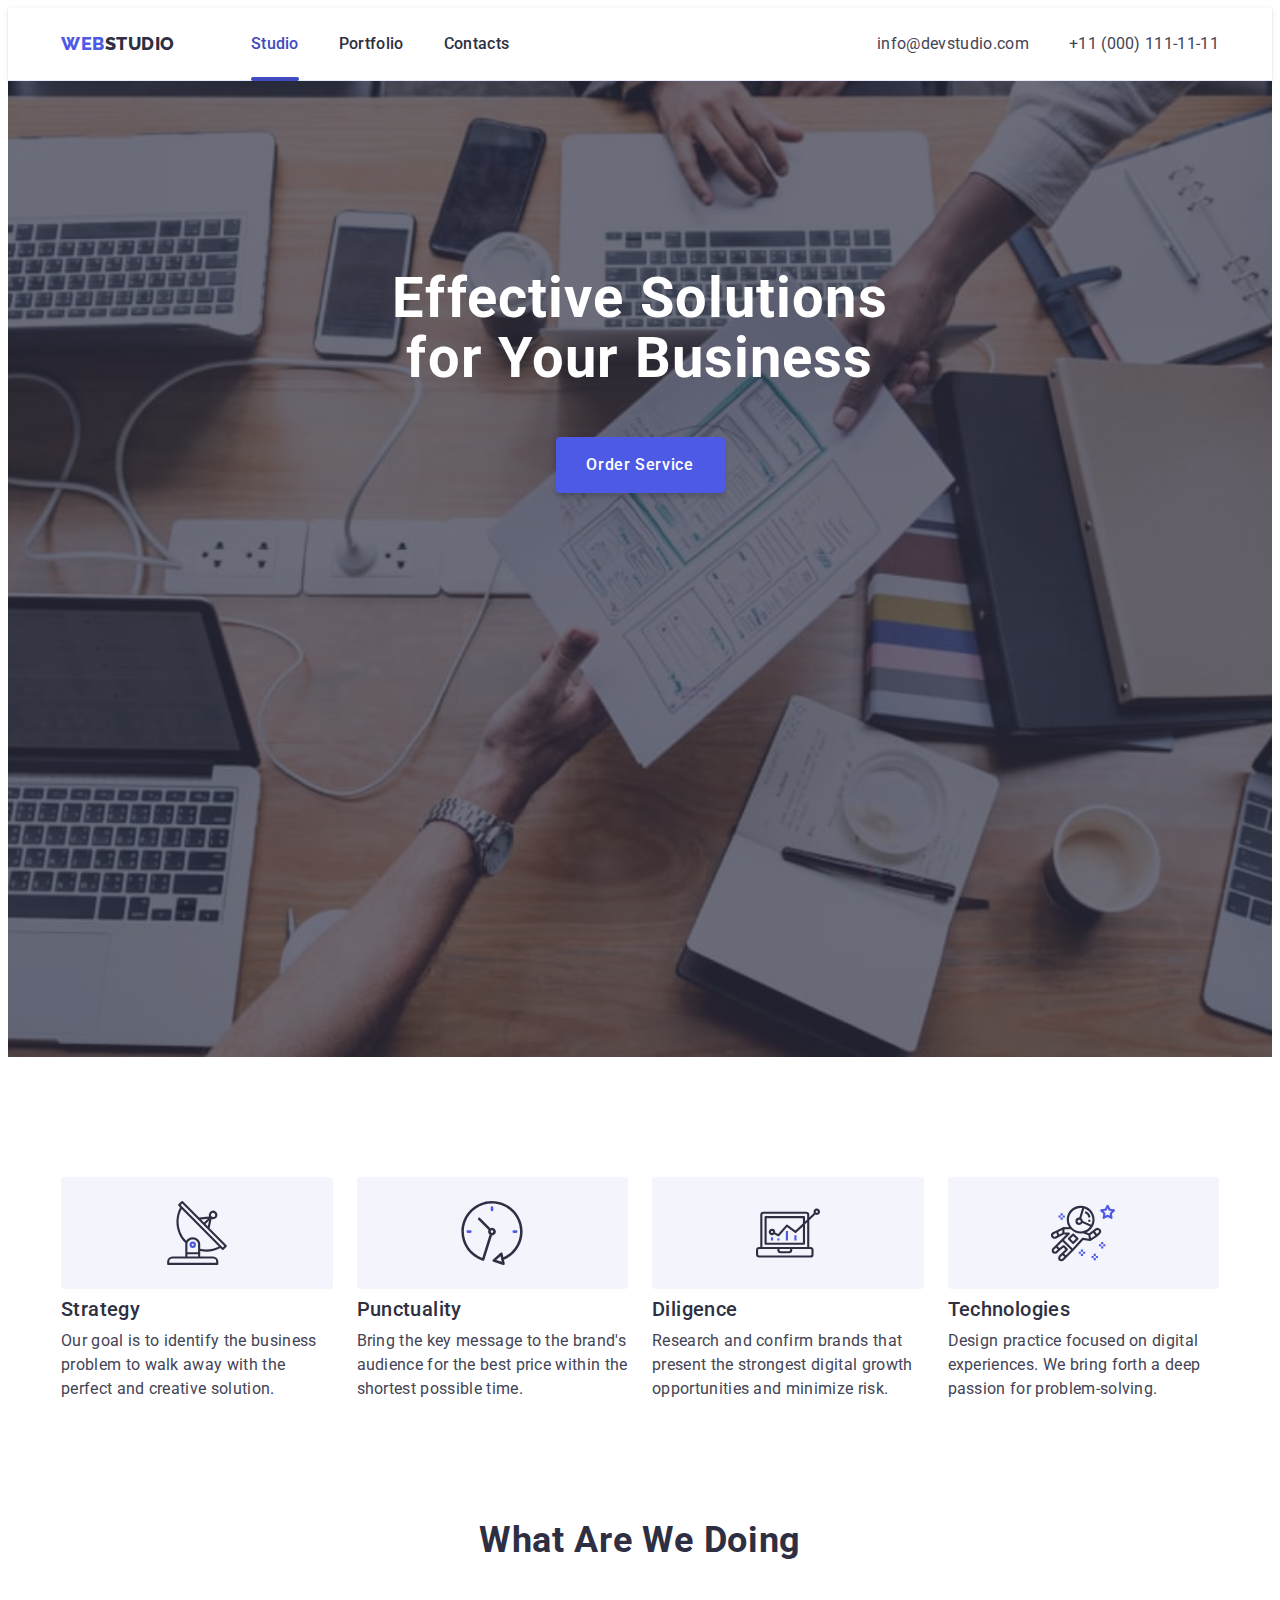
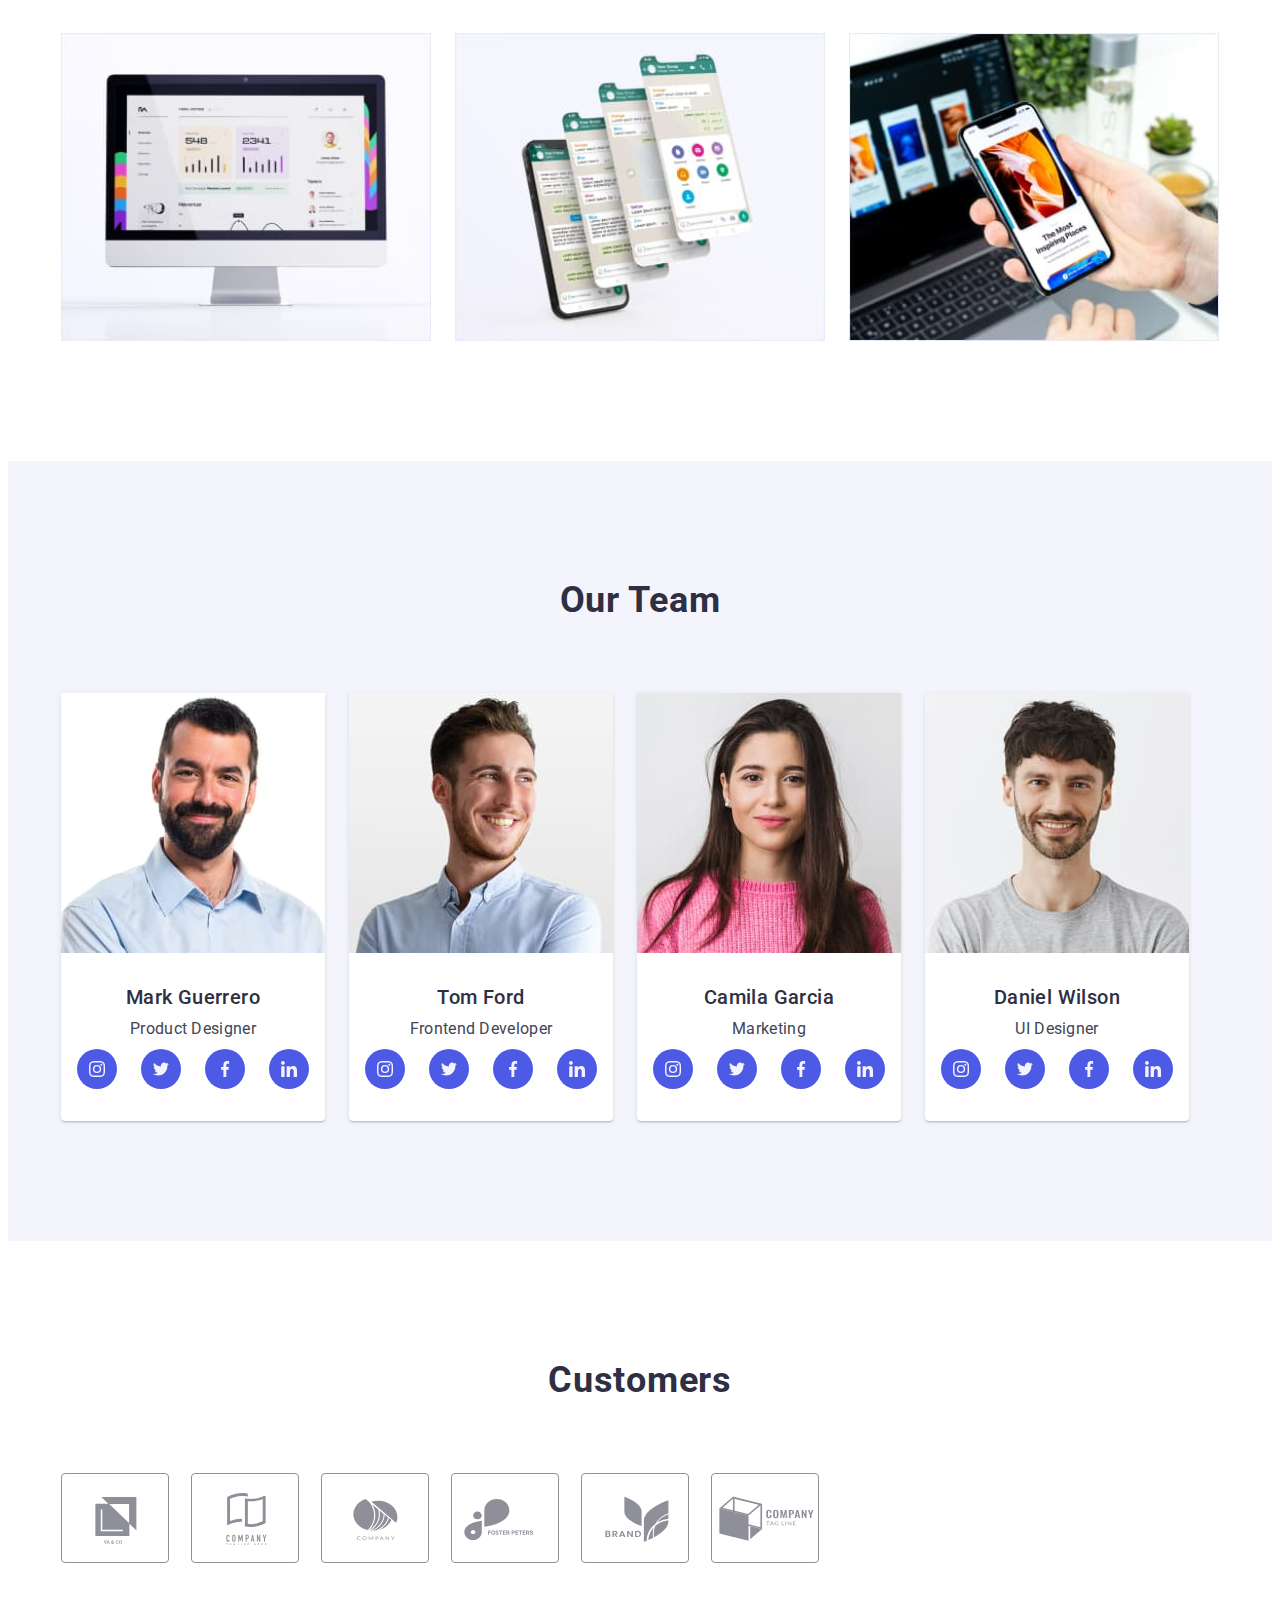
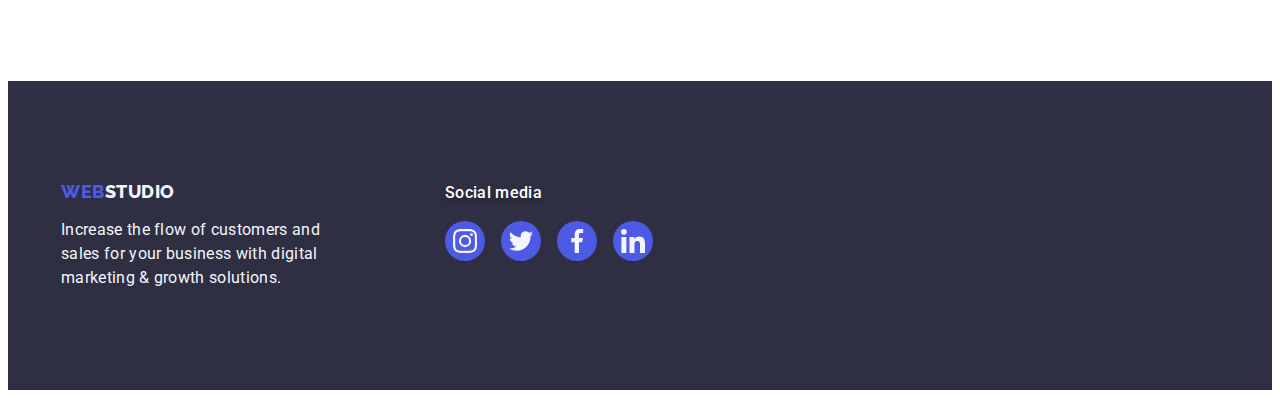
<file: index.html>
<!DOCTYPE html>
<html lang="en">

<head>
    <meta charset="UTF-8">
    <meta http-equiv="X-UA-Compatible" content="IE=edge">
    <meta name="viewport" content="width=device-width, initial-scale=1.0">
    <link rel="preconnect" href="https://fonts.googleapis.com">
    <link rel="preconnect" href="https://fonts.gstatic.com" crossorigin>
    <link href="https://fonts.googleapis.com/css2?family=Raleway:wght@800&family=Roboto:wght@400;500;700&display=swap"
        rel="stylesheet">
    <link rel="stylesheet" href="https://cdnjs.cloudflare.com/ajax/libs/modern-normalize/2.0.0/modern-normalize.min.css"
        integrity="sha512-4xo8blKMVCiXpTaLzQSLSw3KFOVPWhm/TRtuPVc4WG6kUgjH6J03IBuG7JZPkcWMxJ5huwaBpOpnwYElP/m6wg=="
        crossorigin="anonymous" referrerpolicy="no-referrer" />
    <link rel="stylesheet" href="./css/styles.css">
    <title>Main Page</title>
</head>

<body>
    <header class="header">
        <div class="container header-container">
            <nav class="header-navigation">
                <a class="header-logo-link link" href="./index.html">Web<span class="header-logo">Studio</span></a>
                <ul class="header-list list">
                    <li class="header-item"><a class="header-link current link" href="./index.html">Studio</a></li>
                    <li><a class="header-link link" href="./portfolio.html">Portfolio</a></li>
                    <li><a class="header-link link" href="">Contacts</a></li>
                </ul>
            </nav>
            <address class="address">
                <ul class="address-list list">
                    <li><a class="address-link link" href="mailto:info@devstudio.com">info@devstudio.com</a></li>
                    <li><a class="address-link link" href="tel:+110001111111">+11 (000) 111-11-11</a></li>
                </ul>
            </address>
        </div>
    </header>
    <main>
        <section class="hero">
            <div class="container">
                <h1 class="hero-title">Effective Solutions for Your Business</h1>
                <button class="hero-button" type="button" data-modal-open>Order Service</button>
            </div>
        </section>
        <section class="our-advantages-section">
            <div class="container">
                <!-- Cхований за допомогою CSS підзаголовок про наші переваги -->
                <h2 class="visually-hidden">Our advantages</h2>
                <ul class="our-advantages-list list">
                    <li class="advantages-list-item">
                        <div class="advantages-icon">
                            <svg width="64" height="64">
                                <use href="./images/icons.svg#icon-antenna"></use>
                            </svg>
                        </div>
                        <h3 class="subtitle">Strategy</h3>
                        <p class="text">Our goal is to identify the business
                            problem to walk away with the perfect and creative solution.</p>
                    </li>
                    <li class="advantages-list-item">
                        <div class="advantages-icon">
                            <svg width="64" height="64">
                                <use href="./images/icons.svg#icon-clock"></use>
                            </svg>
                        </div>
                        <h3 class="subtitle">Punctuality</h3>
                        <p class="text">Bring the key message to the brand's audience for the best price within
                            the shortest possible
                            time.</p>
                    </li>
                    <li class="advantages-list-item">
                        <div class="advantages-icon">
                            <svg width="64" height="64">
                                <use href="./images/icons.svg#icon-diagram"></use>
                            </svg>
                        </div>
                        <h3 class="subtitle">Diligence</h3>
                        <p class="text">Research and confirm brands that present the strongest digital growth
                            opportunities and minimize
                            risk.</p>
                    </li>
                    <li class="advantages-list-item">
                        <div class="advantages-icon">
                            <svg width="64" height="64">
                                <use href="./images/icons.svg#icon-astronaut"></use>
                            </svg>
                        </div>
                        <h3 class="subtitle">Technologies</h3>
                        <p class="text">Design practice focused on digital experiences. We bring forth a deep
                            passion for
                            problem-solving.</p>
                    </li>
                </ul>
            </div>
        </section>
        <section class="what-we-doing-section">
            <div class="container">
                <h2 class="title">What are we doing</h2>
                <ul class="what-we-doing-list list">
                    <li class="doing-list-item"><img src="./images/computer-img-1.jpg" alt="computer screen"
                            width="360"></li>
                    <li class="doing-list-item"><img src="./images/smartphone-img-2.jpg" alt="smartphone screen"
                            width="360">
                    </li>
                    <li class="doing-list-item"><img src="./images/laptop-img-3.jpg" alt="smartphone and laptop"
                            width="360"></li>
                </ul>
            </div>
        </section>
        <section class="team-section">
            <div class="container">
                <h2 class="title">Our Team</h2>
                <ul class="team-list list">
                    <li class="team-member">
                        <img src="./images/photo-img-1.jpg" alt="photo-1" width="264">
                        <div class="card-description">
                            <h3 class="subtitle member">Mark Guerrero</h3>
                            <p class="text member">Product Designer</p>
                            <ul class="member-soc-list list">
                                <li class="member-soc-item">
                                    <a href="" class="member-soc-link link" target="_blank" rel="noopener noreferrer">
                                        <svg class="member-soc-icon" width="16" height="16">
                                            <use href="./images/icons.svg#icon-instagram"></use>
                                        </svg>
                                    </a>

                                </li>
                                <li class="member-soc-item">
                                    <a href="" class="member-soc-link link" target="_blank" rel="noopener noreferrer">
                                        <svg class="member-soc-icon" width="16" height="16">
                                            <use href="./images/icons.svg#icon-twitter"></use>
                                        </svg>
                                    </a>

                                </li>
                                <li class="member-soc-item">
                                    <a href="" class="member-soc-link link" target="_blank" rel="noopener noreferrer">
                                        <svg class="member-soc-icon" width="16" height="16">
                                            <use href="./images/icons.svg#icon-facebook"></use>
                                        </svg>
                                    </a>

                                </li>
                                <li class="member-soc-item">
                                    <a href="" class="member-soc-link link" target="_blank" rel="noopener noreferrer">
                                        <svg class="member-soc-icon" width="16" height="16">
                                            <use href="./images/icons.svg#icon-linkedin"></use>
                                        </svg>
                                    </a>
                                </li>
                            </ul>
                        </div>
                    </li>
                    <li class="team-member">
                        <img src="./images/photo-img-2.jpg" alt="photo-2" width="264">
                        <div class="card-description">
                            <h3 class="subtitle member">Tom Ford</h3>
                            <p class="text member">Frontend Developer</p>
                            <ul class="member-soc-list list">
                                <li class="member-soc-item">
                                    <a href="" class="member-soc-link link" target="_blank" rel="noopener noreferrer">
                                        <svg class="member-soc-icon" width="16" height="16">
                                            <use href="./images/icons.svg#icon-instagram"></use>
                                        </svg>
                                    </a>

                                </li>
                                <li class="member-soc-item">
                                    <a href="" class="member-soc-link link" target="_blank" rel="noopener noreferrer">
                                        <svg class="member-soc-icon" width="16" height="16">
                                            <use href="./images/icons.svg#icon-twitter"></use>
                                        </svg>
                                    </a>

                                </li>
                                <li class="member-soc-item">
                                    <a href="" class="member-soc-link link" target="_blank" rel="noopener noreferrer">
                                        <svg class="member-soc-icon" width="16" height="16">
                                            <use href="./images/icons.svg#icon-facebook"></use>
                                        </svg>
                                    </a>

                                </li>
                                <li class="member-soc-item">
                                    <a href="" class="member-soc-link link" target="_blank" rel="noopener noreferrer">
                                        <svg class="member-soc-icon" width="16" height="16">
                                            <use href="./images/icons.svg#icon-linkedin"></use>
                                        </svg>
                                    </a>
                                </li>
                            </ul>
                        </div>
                    </li>
                    <li class="team-member">
                        <img src="./images/photo-img-3.jpg" alt="photo-3" width="264">
                        <div class="card-description">
                            <h3 class="subtitle member">Camila Garcia</h3>
                            <p class="text member">Marketing</p>
                            <ul class="member-soc-list list">
                                <li class="member-soc-item">
                                    <a href="" class="member-soc-link link" target="_blank" rel="noopener noreferrer">
                                        <svg class="member-soc-icon" width="16" height="16">
                                            <use href="./images/icons.svg#icon-instagram"></use>
                                        </svg>
                                    </a>

                                </li>
                                <li class="member-soc-item">
                                    <a href="" class="member-soc-link link" target="_blank" rel="noopener noreferrer">
                                        <svg class="member-soc-icon" width="16" height="16">
                                            <use href="./images/icons.svg#icon-twitter"></use>
                                        </svg>
                                    </a>

                                </li>
                                <li class="member-soc-item">
                                    <a href="" class="member-soc-link link" target="_blank" rel="noopener noreferrer">
                                        <svg class="member-soc-icon" width="16" height="16">
                                            <use href="./images/icons.svg#icon-facebook"></use>
                                        </svg>
                                    </a>

                                </li>
                                <li class="member-soc-item">
                                    <a href="" class="member-soc-link link" target="_blank" rel="noopener noreferrer">
                                        <svg class="member-soc-icon" width="16" height="16">
                                            <use href="./images/icons.svg#icon-linkedin"></use>
                                        </svg>
                                    </a>
                                </li>
                            </ul>
                        </div>
                    </li>
                    <li class="team-member">
                        <img src="./images/photo-img-4.jpg" alt="photo-4" width="264">
                        <div class="card-description">
                            <h3 class="subtitle member">Daniel Wilson</h3>
                            <p class="text member">UI Designer</p>
                            <ul class="member-soc-list list">
                                <li class="member-soc-item">
                                    <a href="" class="member-soc-link link" target="_blank" rel="noopener noreferrer">
                                        <svg class="member-soc-icon" width="16" height="16">
                                            <use href="./images/icons.svg#icon-instagram"></use>
                                        </svg>
                                    </a>

                                </li>
                                <li class="member-soc-item">
                                    <a href="" class="member-soc-link link" target="_blank" rel="noopener noreferrer">
                                        <svg class="member-soc-icon" width="16" height="16">
                                            <use href="./images/icons.svg#icon-twitter"></use>
                                        </svg>
                                    </a>

                                </li>
                                <li class="member-soc-item">
                                    <a href="" class="member-soc-link link" target="_blank" rel="noopener noreferrer">
                                        <svg class="member-soc-icon" width="16" height="16">
                                            <use href="./images/icons.svg#icon-facebook"></use>
                                        </svg>
                                    </a>

                                </li>
                                <li class="member-soc-item">
                                    <a href="" class="member-soc-link link" target="_blank" rel="noopener noreferrer">
                                        <svg class="member-soc-icon" width="16" height="16">
                                            <use href="./images/icons.svg#icon-linkedin"></use>
                                        </svg>
                                    </a>
                                </li>
                            </ul>
                        </div>
                    </li>
                </ul>
            </div>
        </section>
        <section class="customers-section">
            <div class="container">
                <h2 class="title">Customers</h2>
                <ul class="customers-list list">
                    <li class="customers-list-item">
                        <a href="" class="customers-link link">
                            <svg class="customers-icon" width="104" height="56">
                                <use href="./images/icons.svg#icon-logo-1"></use>
                            </svg>
                        </a>
                    </li>
                    <li class="customers-list-item">
                        <a href="" class="customers-link link">
                            <svg class="customers-icon" width="104" height="56">
                                <use href="./images/icons.svg#icon-logo-2"></use>
                            </svg>
                        </a>
                    </li>
                    <li class="customers-list-item">
                        <a href="" class="customers-link link">
                            <svg class="customers-icon" width="104" height="56">
                                <use href="./images/icons.svg#icon-logo-3"></use>
                            </svg>
                        </a>
                    </li>
                    <li class="customers-list-item">
                        <a href="" class="customers-link link">
                            <svg class="customers-icon" width="104" height="56">
                                <use href="./images/icons.svg#icon-logo-4"></use>
                            </svg>
                        </a>
                    </li>
                    <li class="customers-list-item">
                        <a href="" class="customers-link link">
                            <svg class="customers-icon" width="104" height="56">
                                <use href="./images/icons.svg#icon-logo-5"></use>
                            </svg>
                        </a>
                    </li>
                    <li class="customers-list-item">
                        <a href="" class="customers-link link">
                            <svg class="customers-icon" width="104" height="56">
                                <use href="./images/icons.svg#icon-logo-6"></use>
                            </svg>
                        </a>
                    </li>
                </ul>
            </div>
        </section>
    </main>
    <footer class="footer">
        <div class="container footer-container">
            <div class="footer-logo-container">
                <a class="footer-logo-link link" href="./index.html">Web<span class="footer-logo">Studio</span>
                </a>
                <p class="footer-text">Increase the flow of customers and sales for your business with digital marketing
                    &
                    growth solutions.</p>
            </div>
            <div class="footer-soc-container">
                <p class="footer-subtitle">Social media</p>
                <ul class="footer-soc-list list">
                    <li class="footer-soc-item">
                        <a href="" class="footer-soc-link link" target="_blank" rel="noopener noreferrer">
                            <svg class="footer-soc-icon" width="24" height="24">
                                <use href="./images/icons.svg#icon-instagram"></use>
                            </svg>
                        </a>

                    </li>
                    <li class="footer-soc-item">
                        <a href="" class="footer-soc-link link" target="_blank" rel="noopener noreferrer">
                            <svg class="footer-soc-icon" width="24" height="24">
                                <use href="./images/icons.svg#icon-twitter"></use>
                            </svg>
                        </a>

                    </li>
                    <li class="footer-soc-item">
                        <a href="" class="footer-soc-link link" target="_blank" rel="noopener noreferrer">
                            <svg class="footer-soc-icon" width="24" height="24">
                                <use href="./images/icons.svg#icon-facebook"></use>
                            </svg>
                        </a>

                    </li>
                    <li class="footer-soc-item">
                        <a href="" class="footer-soc-link link" target="_blank" rel="noopener noreferrer">
                            <svg class="footer-soc-icon" width="24" height="24">
                                <use href="./images/icons.svg#icon-linkedin"></use>
                            </svg>
                        </a>
                    </li>
                </ul>
            </div>
        </div>

    </footer>
    <div class="backdrop is-hidden" data-modal>
        <div class="modal">
            <button type="button" class="modal-close" data-modal-close>
                <svg class="modal-close-icon" width="8" height="8">
                    <use href="./images/icons.svg#icon-close-black"></use>
                </svg>

            </button>
        </div>
    </div>
    <script src="./js/modal.js"></script>
</body>

</html>
</file>
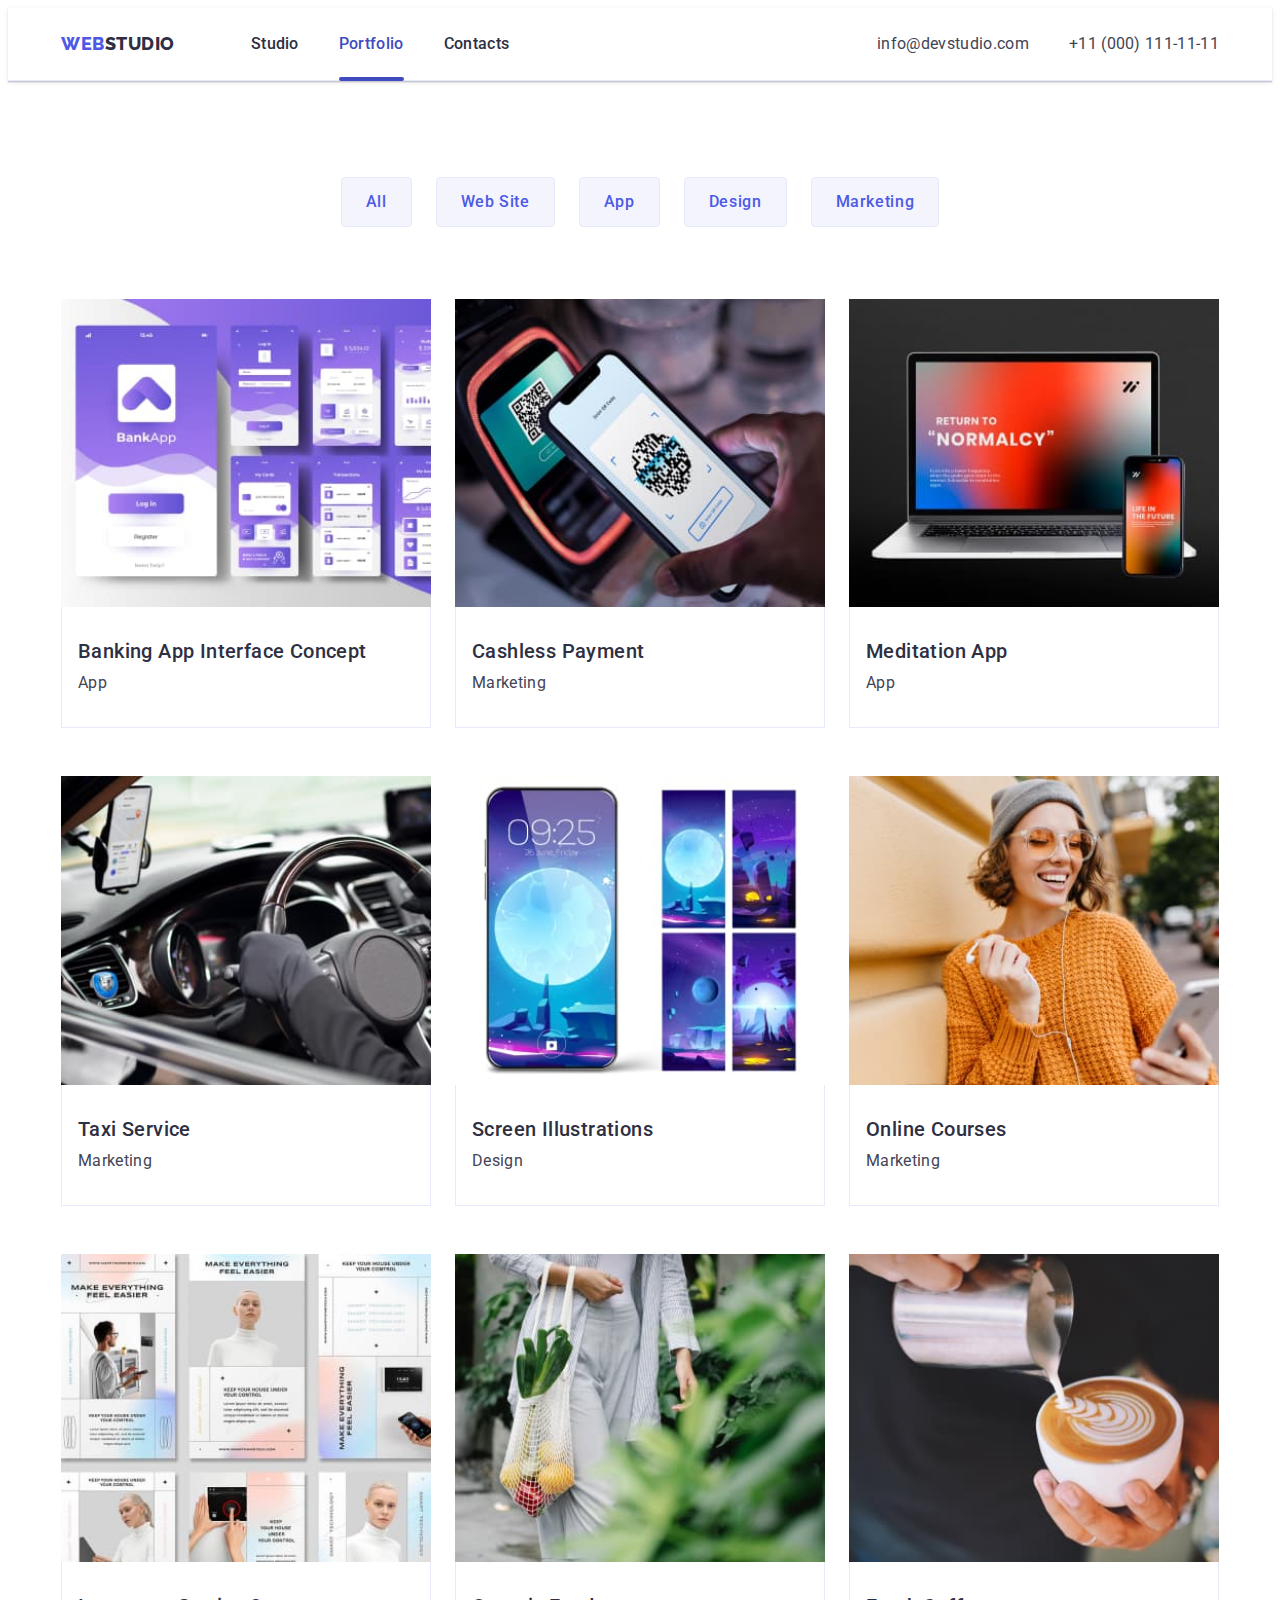
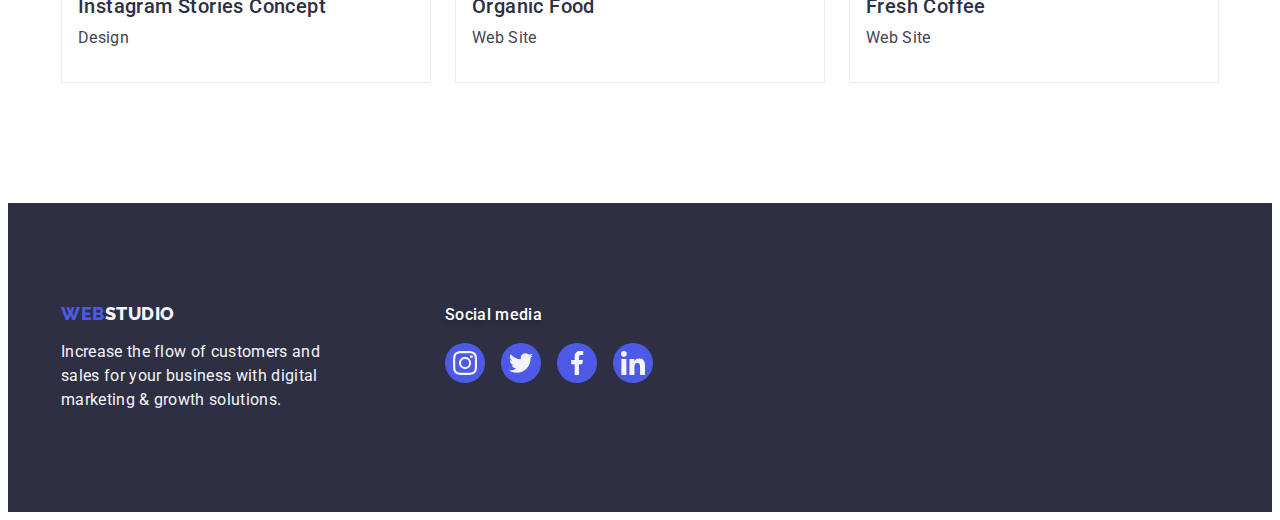
<file: portfolio.html>
<!DOCTYPE html>
<html lang="en">

<head>
    <meta charset="UTF-8">
    <meta http-equiv="X-UA-Compatible" content="IE=edge">
    <meta name="viewport" content="width=device-width, initial-scale=1.0">
    <link rel="preconnect" href="https://fonts.googleapis.com">
    <link rel="preconnect" href="https://fonts.gstatic.com" crossorigin>
    <link href="https://fonts.googleapis.com/css2?family=Raleway:wght@800&family=Roboto:wght@400;500;700&display=swap"
        rel="stylesheet">
    <link rel="stylesheet" href="https://cdnjs.cloudflare.com/ajax/libs/modern-normalize/2.0.0/modern-normalize.min.css"
        integrity="sha512-4xo8blKMVCiXpTaLzQSLSw3KFOVPWhm/TRtuPVc4WG6kUgjH6J03IBuG7JZPkcWMxJ5huwaBpOpnwYElP/m6wg=="
        crossorigin="anonymous" referrerpolicy="no-referrer" />
    <link rel="stylesheet" href="./css/styles.css">
    <title>Portfolio</title>
</head>

<body>
    <header class="header">
        <div class="container header-container">
            <nav class="header-navigation">
                <a class="header-logo-link link" href="./index.html">Web<span class="header-logo">Studio</span></a>
                <ul class="header-list list">
                    <li><a class="header-link link" href="./index.html">Studio</a></li>
                    <li><a class="header-link current link" href="./portfolio.html">Portfolio</a></li>
                    <li><a class="header-link link" href="">Contacts</a></li>
                </ul>
            </nav>
            <address class="address">
                <ul class="address-list list">
                    <li><a class="address-link link" href="mailto:info@devstudio.com">info@devstudio.com</a></li>
                    <li><a class="address-link link" href="tel:+110001111111">+11 (000) 111-11-11</a></li>
                </ul>
            </address>
        </div>
    </header>
    <main>
        <section class="portfolio-section">
            <div class="container">
                <!-- Cхований за допомогою CSS підзаголовок про наші переваги -->
                <h1 class="visually-hidden">Portfolio</h1>
                <ul class="portfolio-filters-button-list list">
                    <li><button class="portfolio-filters-button" type="button">All</button></li>
                    <li><button class="portfolio-filters-button" type="button">Web Site</button></li>
                    <li><button class="portfolio-filters-button" type="button">App</button></li>
                    <li><button class="portfolio-filters-button" type="button">Design</button></li>
                    <li><button class="portfolio-filters-button" type="button">Marketing</button></li>
                </ul>
                <ul class="portfolio-list list">
                    <li class="portfolio-list-item">
                        <a href="" class="link portfolio-link">
                            <div class="portfolio-cover-wrap"><img src="./images/app-screenshots-img-1.jpg"
                                    alt="app screenshots" width="360" height="300">
                                <p class="portfolio-cover-text">14 Stylish and User-Friendly App Design Concepts · Task
                                    Manager App · Calorie Tracker App · Exotic Fruit Ecommerce App · Cloud Storage App
                                </p>
                            </div>
                            <div class="card-description portfolio-card-description">
                                <h2 class="subtitle">Banking App Interface Concept</h2>
                                <p class="text">App</p>
                            </div>
                        </a>
                    </li>
                    <li class="portfolio-list-item">
                        <a href="" class="link portfolio-link">
                            <div class="portfolio-cover-wrap"><img src="./images/qr-scanning-img-2.jpg"
                                    alt="qr-code scanning" width="360" height="300">
                                <p class="portfolio-cover-text">14 Stylish and User-Friendly App Design Concepts · Task
                                    Manager App · Calorie Tracker App · Exotic Fruit Ecommerce App · Cloud Storage App
                                </p>
                            </div>
                            <div class="card-description portfolio-card-description">
                                <h2 class="subtitle">Cashless Payment</h2>
                                <p class="text">Marketing</p>
                            </div>
                        </a>
                    </li>
                    <li class="portfolio-list-item">
                        <a href="" class="link portfolio-link">
                            <div class="portfolio-cover-wrap"><img src="./images/laptop-smartphone-img-3.jpg"
                                    alt="laptop and smartphone" width="360" height="300">
                                <p class="portfolio-cover-text">14 Stylish and User-Friendly App Design Concepts · Task
                                    Manager App · Calorie Tracker App · Exotic Fruit Ecommerce App · Cloud Storage App
                                </p>
                            </div>
                            <div class="card-description portfolio-card-description">
                                <h2 class="subtitle">Meditation App</h2>
                                <p class="text">App</p>
                            </div>
                        </a>
                    </li>
                    <li class="portfolio-list-item">
                        <a href="" class="link portfolio-link">
                            <div class="portfolio-cover-wrap"><img src="./images/auto-img-4.jpg" alt="auto" width="360"
                                    height="300">
                                <p class="portfolio-cover-text">14 Stylish and User-Friendly App Design Concepts · Task
                                    Manager App · Calorie Tracker App · Exotic Fruit Ecommerce App · Cloud Storage App
                                </p>
                            </div>
                            <div class="card-description portfolio-card-description">
                                <h2 class="subtitle">Taxi Service</h2>
                                <p class="text">Marketing</p>
                            </div>
                        </a>
                    </li>
                    <li class="portfolio-list-item">
                        <a href="" class="link portfolio-link">
                            <div class="portfolio-cover-wrap"><img src="./images/smartphone-screens-img-5.jpg"
                                    alt="smartphone screens" width="360" height="300">
                                <p class="portfolio-cover-text">14 Stylish and User-Friendly App Design Concepts · Task
                                    Manager App · Calorie Tracker App · Exotic Fruit Ecommerce App · Cloud Storage App
                                </p>
                            </div>
                            <div class="card-description portfolio-card-description">
                                <h2 class="subtitle">Screen Illustrations</h2>
                                <p class="text">Design</p>
                            </div>
                        </a>
                    </li>
                    <li class="portfolio-list-item">
                        <a href="" class="link portfolio-link">
                            <div class="portfolio-cover-wrap"><img src="./images/smiling-girl-img-6.jpg"
                                    alt="smiling girl" width="360" height="300">
                                <p class="portfolio-cover-text">14 Stylish and User-Friendly App Design Concepts · Task
                                    Manager App · Calorie Tracker App · Exotic Fruit Ecommerce App · Cloud Storage App
                                </p>
                            </div>
                            <div class="card-description portfolio-card-description">
                                <h2 class="subtitle">Online Courses</h2>
                                <p class="text">Marketing</p>
                            </div>
                        </a>
                    </li>
                    <li class="portfolio-list-item">
                        <a href="" class="link portfolio-link">
                            <div class="portfolio-cover-wrap"><img src="./images/magazine-photos-img-7.jpg"
                                    alt="magazine photos" width="360" height="300">
                                <p class="portfolio-cover-text">14 Stylish and User-Friendly App Design Concepts · Task
                                    Manager App · Calorie Tracker App · Exotic Fruit Ecommerce App · Cloud Storage App
                                </p>
                            </div>
                            <div class="card-description portfolio-card-description">
                                <h2 class="subtitle">Instagram Stories Concept</h2>
                                <p class="text">Design</p>
                            </div>
                        </a>
                    </li>
                    <li class="portfolio-list-item">
                        <a href="" class="link portfolio-link">
                            <div class="portfolio-cover-wrap"><img src="./images/food-bag-img-8.jpg" alt="food bag"
                                    width="360" height="300">
                                <p class="portfolio-cover-text">14 Stylish and User-Friendly App Design Concepts · Task
                                    Manager App · Calorie Tracker App · Exotic Fruit Ecommerce App · Cloud Storage App
                                </p>
                            </div>
                            <div class="card-description portfolio-card-description">
                                <h2 class="subtitle">Organic Food</h2>
                                <p class="text">Web Site</p>
                            </div>
                        </a>
                    </li>
                    <li class="portfolio-list-item">
                        <a href="" class="link portfolio-link">
                            <div class="portfolio-cover-wrap"><img src="./images/cup-of-coffee-img-9.jpg"
                                    alt="cup of coffee" width="360" height="300">
                                <p class="portfolio-cover-text">14 Stylish and User-Friendly App Design Concepts · Task
                                    Manager App · Calorie Tracker App · Exotic Fruit Ecommerce App · Cloud Storage App
                                </p>
                            </div>
                            <div class="card-description portfolio-card-description">
                                <h2 class="subtitle">Fresh Coffee</h2>
                                <p class="text">Web Site</p>
                            </div>
                        </a>
                    </li>
                </ul>
            </div>
        </section>
    </main>
    <footer class="footer">
        <div class="container footer-container">
            <div class="footer-logo-container">
                <a class="footer-logo-link link" href="./index.html">Web<span class="footer-logo">Studio</span>
                </a>
                <p class="footer-text">Increase the flow of customers and sales for your business with digital marketing
                    &
                    growth solutions.</p>
            </div>
            <div class="footer-soc-container">
                <p class="footer-subtitle">Social media</p>
                <ul class="footer-soc-list list">
                    <li class="footer-soc-item">
                        <a href="" class="footer-soc-link link" target="_blank" rel="noopener noreferrer">
                            <svg class="footer-soc-icon" width="24" height="24">
                                <use href="./images/icons.svg#icon-instagram"></use>
                            </svg>
                        </a>

                    </li>
                    <li class="footer-soc-item">
                        <a href="" class="footer-soc-link link" target="_blank" rel="noopener noreferrer">
                            <svg class="footer-soc-icon" width="24" height="24">
                                <use href="./images/icons.svg#icon-twitter"></use>
                            </svg>
                        </a>

                    </li>
                    <li class="footer-soc-item">
                        <a href="" class="footer-soc-link link" target="_blank" rel="noopener noreferrer">
                            <svg class="footer-soc-icon" width="24" height="24">
                                <use href="./images/icons.svg#icon-facebook"></use>
                            </svg>
                        </a>

                    </li>
                    <li class="footer-soc-item">
                        <a href="" class="footer-soc-link link" target="_blank" rel="noopener noreferrer">
                            <svg class="footer-soc-icon" width="24" height="24">
                                <use href="./images/icons.svg#icon-linkedin"></use>
                            </svg>
                        </a>
                    </li>
                </ul>
            </div>
        </div>

    </footer>

</body>

</html>
</file>
<file: css/styles.css>
body {
    font-family: 'Roboto', sans-serif;
    color: var(--slate-color);
    background-color: var(--white-color);
}

p,
h1,
h2,
h3,
h4,
h5,
h6 {
    margin: 0;
}

ul,
ol {
    margin: 0;
    padding: 0;
}

img {
    display: block;
    min-width: 100%;
    height: auto;
}

.list {
    list-style: none;
}

.link {
    text-decoration: none;
}

:root {
    --iris-color: #4D5AE5;
    --ocean-color: #404BBF;
    --navy-blue-color: #2E2F42;
    --slate-color: #434455;
    --cloud-color: #F4F4FD;
    --white-color: #FFFFFF;
    --accent-color: #E7E9FC;
    --light-slate: #8E8F99;
    --green-color: #31D0AA;
    --transition-timing-function: 250ms cubic-bezier(0.4, 0, 0.2, 1);
    --dairy-color: #FCFCFC;
    --backdrop-color: rgba(46, 47, 66, 0.4);
}

.container {
    width: 1158px;
    padding-left: 15px;
    padding-right: 15px;
    margin: 0 auto;
}

/* ---------------Hader------------------- */

.header {
    border-bottom: 1px solid var(--accent-color);
    box-shadow: 0px 2px 1px rgba(46, 47, 66, 0.08), 0px 1px 1px rgba(46, 47, 66, 0.16), 0px 1px 6px rgba(46, 47, 66, 0.08);
}

.header-container {
    display: flex;
    align-items: center;
}

.header-navigation {
    display: flex;
    align-items: center;
}

.header-list {
    display: flex;
    gap: 40px;
}

.address-list {
    display: flex;
    gap: 40px;

}

.header-logo-link {
    font-family: 'Raleway', sans-serif;
    font-weight: 800;
    font-size: 18px;
    line-height: 1.17;
    display: flex;
    align-items: center;
    letter-spacing: 0.03em;
    text-transform: uppercase;
    color: var(--iris-color);
    margin-right: 76px;

}

.header-logo {
    color: var(--navy-blue-color);
}

.header-link {
    font-weight: 500;
    font-size: 16px;
    line-height: 1.5;
    letter-spacing: 0.02em;
    color: var(--navy-blue-color);
    display: block;
    padding: 24px 0;
    position: relative;
    transition: color var(--transition-timing-function);
}

.header-link::after {
    content: '';
    width: 100%;
    height: 4px;
    background-color: var(--ocean-color);
    border-radius: 2px;
    position: absolute;
    bottom: -1px;
    left: 0;
    transform: scaleX(0);
    transition: transform var(--transition-timing-function);
}

.header-link:is(:hover, :focus)::after,
.current::after {
    transform: scaleX(1)
}


.header-link:is(:hover, :focus),
.current {
    color: var(--ocean-color);
}

.address {
    font-style: normal;
    margin-left: auto;

}

.address-link {
    font-weight: 400;
    font-size: 16px;
    line-height: 1.5;
    letter-spacing: 0.02em;
    color: var(--slate-color);
    transition: color var(--transition-timing-function);
}

.address-link:is(:hover, :focus) {
    color: var(--ocean-color);
}

/* ----------------Main------------------- */

.hero {
    height: 600px;
    max-width: 1440px;
    margin: 0 auto;
    background-image: linear-gradient(rgba(46, 47, 66, 0.7), rgba(46, 47, 66, 0.7)),
        url(../images/people-office.jpg);
    background-size: cover;
    background-repeat: no-repeat;
    background-position: center;
    padding-top: 188px;
    padding-bottom: 188px;


}

.hero-title {
    max-width: 496px;
    font-weight: 700;
    font-size: 56px;
    line-height: 1.07;
    text-align: center;
    letter-spacing: 0.02em;
    color: var(--white-color);
    margin: 0 auto;
    margin-bottom: 48px;
}

.hero-button {
    min-width: 169px;
    height: 56px;
    font-family: inherit;
    font-weight: 500;
    font-size: 16px;
    line-height: 1.5;
    letter-spacing: 0.04em;
    color: var(--white-color);
    background-color: var(--iris-color);
    cursor: pointer;
    border: none;
    border-radius: 4px;
    display: block;
    margin: 0 auto;
    box-shadow: 0px 4px 4px rgba(0, 0, 0, 0.15);
    transition: background-color var(--transition-timing-function);

}

.hero-button:is(:hover, :focus) {
    background-color: var(--ocean-color);
}

.visually-hidden {
    position: absolute;
    width: 1px;
    height: 1px;
    margin: -1px;
    border: 0;
    padding: 0;
    white-space: nowrap;
    clip-path: inset(100%);
    clip: rect(0 0 0 0);
    overflow: hidden;
}

.our-advantages-section {
    padding: 120px 0;
}

.our-advantages-list {
    display: flex;
    gap: 24px;
}

.advantages-list-item {
    flex-basis: calc((100% - 72px)/ 4);
}

/* .advantages-list-item::before {
    display: block;
    content: '';
    height: 112px;
    background-color: var(--cloud-color);
    background-size: contain;
    margin-bottom: 8px;
} */

.advantages-icon {
    display: flex;
    height: 112px;
    background-color: var(--cloud-color);
    margin-bottom: 8px;
    align-items: center;
    justify-content: center;
    border-radius: 4px;
}

.what-we-doing-section {
    padding-bottom: 120px;
}

.what-we-doing-list {
    display: flex;
    gap: 24px;
}

.doing-list-item {
    width: calc((100% - 48px) / 3);
}

.team-section {
    background-color: var(--cloud-color);
    padding-top: 120px;
    padding-bottom: 120px;
}

.team-list {
    display: flex;
    gap: 24px;
}

.team-member {
    background-color: var(--white-color);
    border-radius: 0 0 4px 4px;
    box-shadow: 0px 1px 6px rgba(46, 47, 66, 0.08), 0px 1px 1px rgba(46, 47, 66, 0.16), 0px 2px 1px rgba(46, 47, 66, 0.08);
}

.card-description {
    padding: 32px 16px;
}

.title {
    font-weight: 700;
    font-size: 36px;
    line-height: 1.11;
    text-align: center;
    letter-spacing: 0.02em;
    text-transform: capitalize;
    color: var(--navy-blue-color);
    margin-bottom: 72px;
}

.subtitle {
    font-weight: 500;
    font-size: 20px;
    line-height: 1.2;
    letter-spacing: 0.02em;
    color: var(--navy-blue-color);
    margin-bottom: 8px;
}

.text {
    font-weight: 400;
    font-size: 16px;
    line-height: 1.5;
    letter-spacing: 0.02em;
    color: var(--slate-color);
}

.member {
    text-align: center;
    margin-bottom: 8px;
}

.member-soc-list {
    display: flex;
    justify-content: center;
    gap: 24px;
}

.member-soc-item {
    width: 40px;
    height: 40px;
}

.member-soc-link {
    width: 100%;
    height: 100%;
    background-color: var(--iris-color);
    border-radius: 50%;
    display: flex;
    align-items: center;
    justify-content: center;
    transition: background-color var(--transition-timing-function);
}

.member-soc-link:is(:hover, :focus) {
    background-color: var(--ocean-color);
}

.member-soc-icon {
    fill: var(--cloud-color);
}

.customers-section {
    padding-top: 120px;
    padding-bottom: 120px;
}

.customers-list {
    display: flex;
    gap: 24px;
}

.customers-list-item {
    width: calc((100%-120px)/6);
    height: 88px;
}

.customers-link {
    width: 100%;
    height: 100%;
    border: 1px solid var(--light-slate);
    border-radius: 4px;
    display: flex;
    align-items: center;
    justify-content: center;
    color: var(--light-slate);
    transition: border-color var(--transition-timing-function),
        color var(--transition-timing-function);
}

.customers-link:is(:hover, :focus) {
    border-color: var(--ocean-color);
    color: var(--ocean-color);
}

.customers-link:is(:hover, :focus) .customers-icon {
    fill: var(--ocean-color);
}

.customers-icon {
    fill: currentColor;
    transition: fill var(--transition-timing-function);
}

/* ---------------Main for Portfolio---------- */

.portfolio-section {
    padding-top: 96px;
    padding-bottom: 120px;
}

.portfolio-filters-button-list {
    margin-bottom: 72px;
    display: flex;
    justify-content: center;
    gap: 24px;
}

.portfolio-filters-button {
    font-family: inherit;
    font-weight: 500;
    font-size: 16px;
    line-height: 24px;
    text-align: center;
    letter-spacing: 0.04em;
    color: var(--iris-color);
    background-color: var(--cloud-color);
    cursor: pointer;
    border: 1px solid var(--accent-color);
    border-radius: 4px;
    padding: 12px 24px;
    transition: background-color var(--transition-timing-function),
        color var(--transition-timing-function),
        border-color var(--transition-timing-function),
        box-shadow var(--transition-timing-function);
}

.portfolio-filters-button:is(:hover, :focus) {
    background-color: var(--ocean-color);
    color: var(--white-color);
    border: 1px solid transparent;
    box-shadow: 0px 3px 1px rgba(0, 0, 0, 0.1), 0px 2px 1px rgba(0, 0, 0, 0.08), 0px 2px 2px rgba(0, 0, 0, 0.12);
}

.portfolio-list {
    display: flex;
    flex-wrap: wrap;
    column-gap: 24px;
    row-gap: 48px;
}

.portfolio-list-item {
    flex-basis: calc((100% - 48px)/ 3);
}

.portfolio-link {
    display: block;
    transition: box-shadow var(--transition-timing-function);
}

.portfolio-link:is(:hover, :focus) {
    box-shadow: 0px 1px 6px rgba(46, 47, 66, 0.08), 0px 1px 1px rgba(46, 47, 66, 0.16), 0px 2px 1px rgba(46, 47, 66, 0.08);
}

.portfolio-link:is(:hover, :focus) .portfolio-cover-text {
    transform: translateY(0);
}

.portfolio-cover-wrap {
    position: relative;
    overflow: hidden;
}

.portfolio-cover-text {
    position: absolute;
    top: 0;
    color: var(--cloud-color);
    font-weight: 400;
    font-size: 16px;
    line-height: 1.5;
    letter-spacing: 0.02em;
    padding: 40px 32px;
    background-color: var(--iris-color);
    height: 100%;
    transform: translateY(100%);
    transition: transform var(--transition-timing-function);
}

.portfolio-card-description {
    border-left: 1px solid var(--accent-color);
    border-right: 1px solid var(--accent-color);
    border-bottom: 1px solid var(--accent-color);
}

/* ---------------FOOTER-------------------- */

.footer {
    background-color: var(--navy-blue-color);
    padding-top: 100px;
    padding-bottom: 100px;
}

.footer-container {
    display: flex;
    align-items: baseline;
}

.footer-logo-container {
    margin-right: 120px;
}

.footer-logo-link {
    font-family: 'Raleway', sans-serif;
    font-weight: 800;
    font-size: 18px;
    line-height: 1.17;
    display: inline-block;
    align-items: center;
    letter-spacing: 0.03em;
    text-transform: uppercase;
    color: var(--iris-color);
    margin-bottom: 16px;
}

.footer-logo {
    color: var(--cloud-color);
}

.footer-text {
    max-width: 264px;
    font-weight: 400;
    font-size: 16px;
    line-height: 1.5;
    letter-spacing: 0.02em;
    color: var(--cloud-color);
}

.footer-soc-container {}

.footer-subtitle {
    font-style: normal;
    font-weight: 500;
    font-size: 16px;
    line-height: 1.5;
    letter-spacing: 0.02em;
    color: var(--white-color);
    text-shadow: 0px 4px 4px rgba(0, 0, 0, 0.25);
    margin-bottom: 16px;
}

.footer-soc-list {
    display: flex;
    justify-content: center;
    gap: 16px;
}

.footer-soc-item {
    width: 40px;
    height: 40px;
}

.footer-soc-link {
    width: 100%;
    height: 100%;
    background-color: var(--iris-color);
    border-radius: 50%;
    display: flex;
    align-items: center;
    justify-content: center;
    transition: background-color var(--transition-timing-function);
}

.footer-soc-link:is(:hover, :focus) {
    background-color: var(--green-color);
}

.footer-soc-icon {
    fill: var(--cloud-color);
}

/* ---------------MODAL-------------------- */

.backdrop {
    position: fixed;
    width: 100%;
    height: 100%;
    background-color: var(--backdrop-color);
    top: 0;
    transition: opacity var(--transition-timing-function), visibility var(--transition-timing-function);
}

.is-hidden {
    visibility: hidden;
    opacity: 0;
    pointer-events: none;
}

.modal {
    position: absolute;
    top: 50%;
    left: 50%;
    transform: translate(-50%, -50%) scaleY(1);
    transition: transform var(--transition-timing-function);
    width: 408px;
    min-height: 584px;
    background-color: var(--dairy-color);
    border-radius: 4px;
    box-shadow: 0px 1px 1px rgba(0, 0, 0, 0.14), 0px 1px 3px rgba(0, 0, 0, 0.12), 0px 2px 1px rgba(0, 0, 0, 0.2);
}

.backdrop.is-hidden .modal {
    transform: translate(-50%, -50%) scaleY(0);
}

.modal-close {
    padding: 0;
    position: absolute;
    top: 24px;
    right: 24px;
    width: 24px;
    height: 24px;
    background: var(--accent-color);
    border: 1px solid rgba(0, 0, 0, 0.1);
    border-radius: 50%;
    display: flex;
    margin-left: auto;
    align-items: center;
    justify-content: center;
    transition: background-color var(--transition-timing-function),
        border var(--transition-timing-function);
    cursor: pointer;
}

.modal-close:is(:hover, :focus) {
    background-color: var(--ocean-color);
    border: transparent;
}

.modal-close-icon {
    fill: var(--navy-blue-color);
    transition: fill var(--transition-timing-function);
}

.modal-close:is(:hover, :focus) .modal-close-icon {
    fill: var(--white-color);
}
</file>
